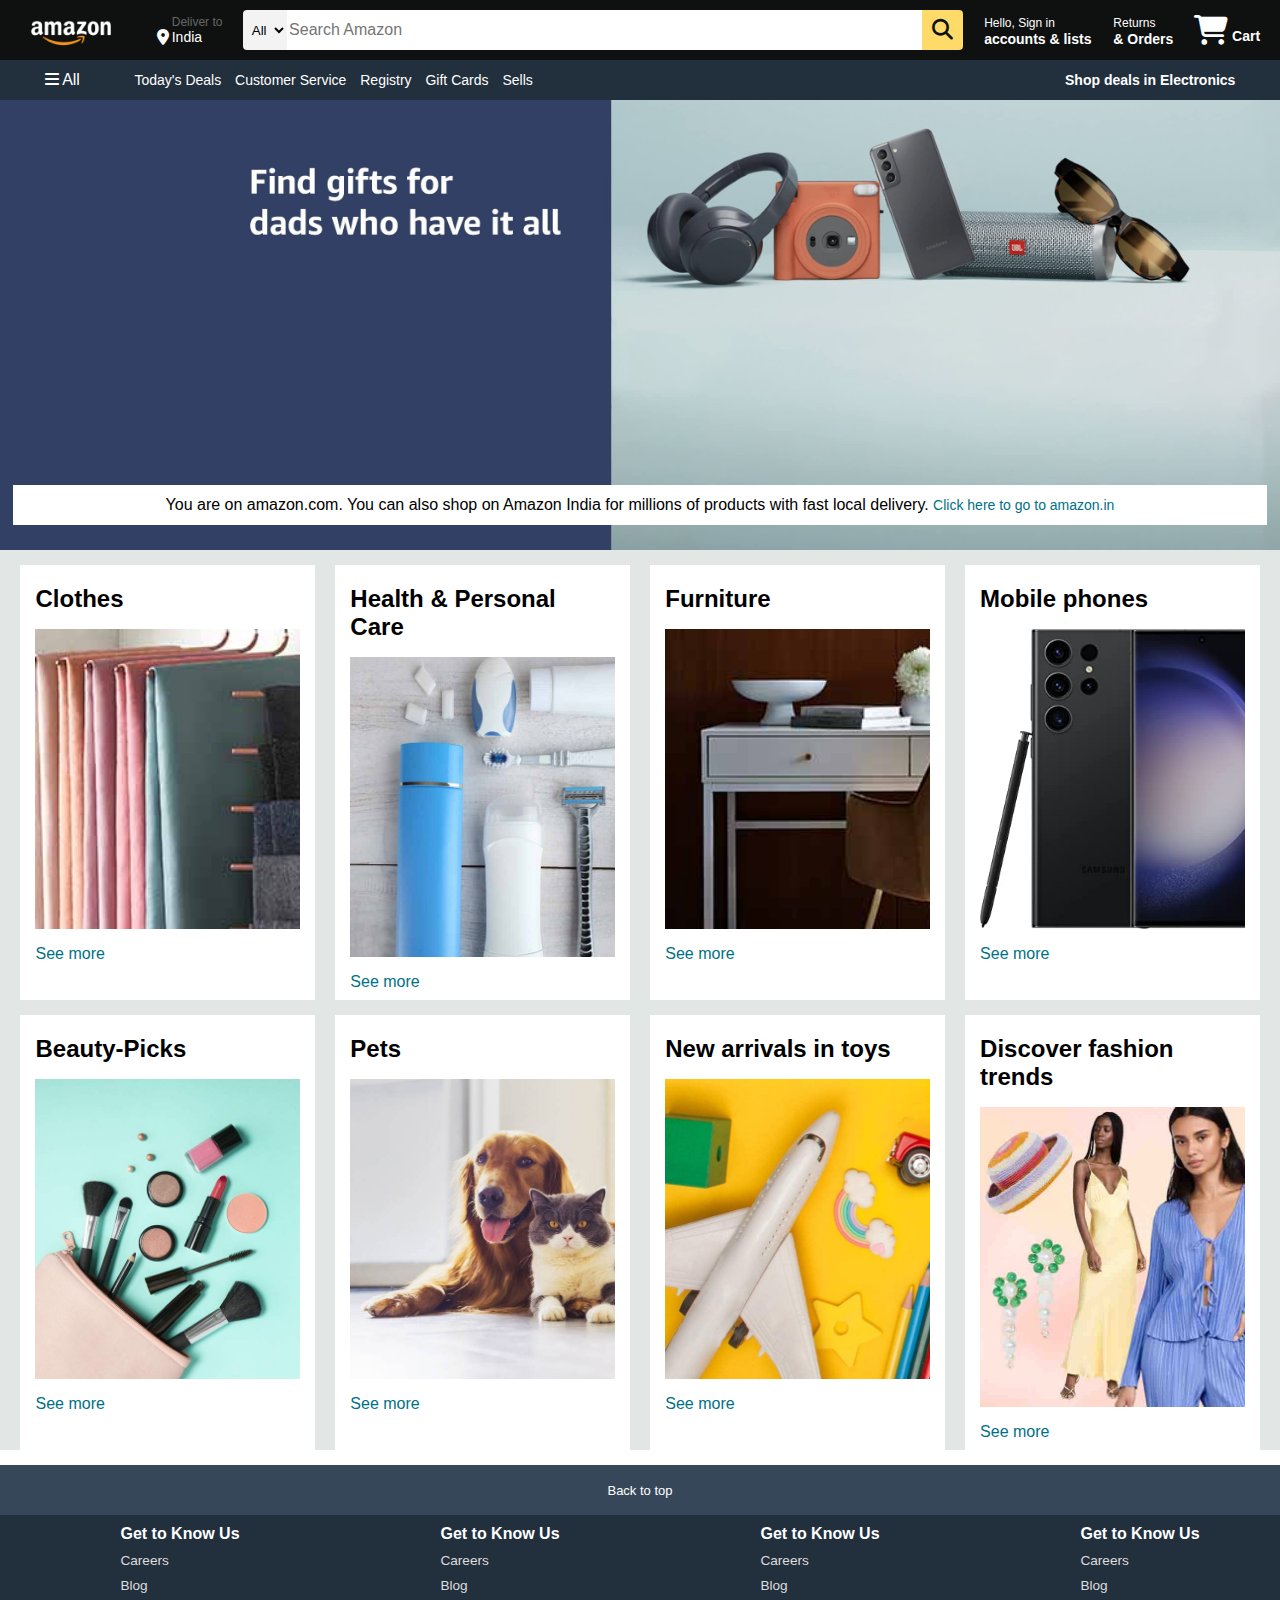
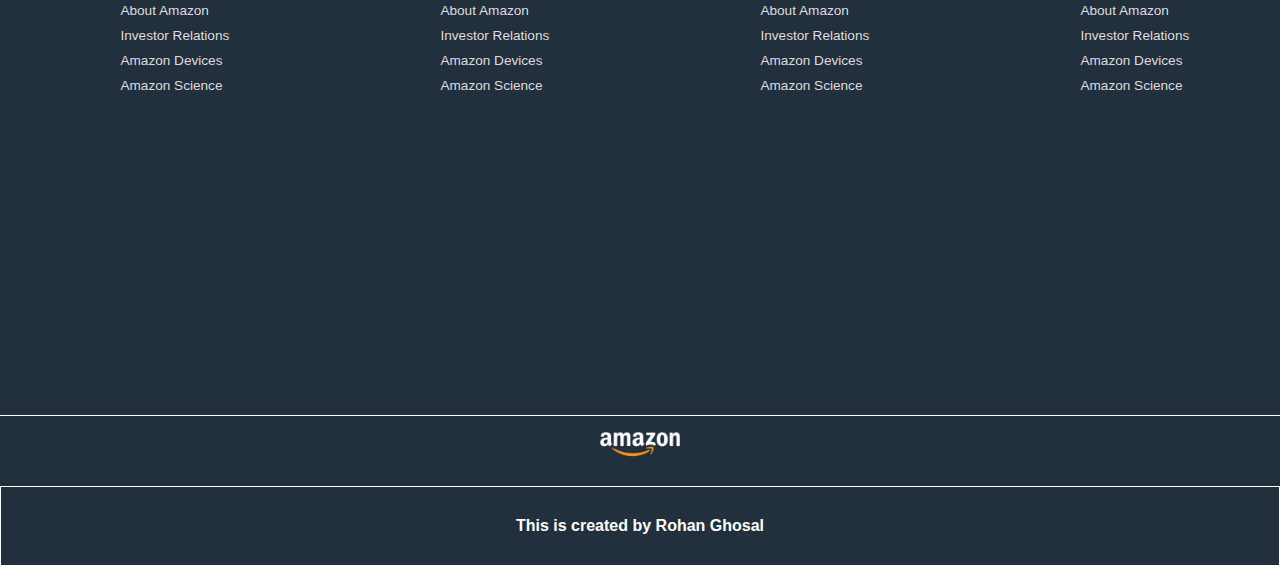
<file: navbar/index.html>
<!DOCTYPE html>
<html lang="en">
<head>
    <meta charset="UTF-8">
    <meta name="viewport" content="width=device-width, initial-scale=1.0">
    <title>Amazon Project</title>
    <link rel="stylesheet" href="https://cdnjs.cloudflare.com/ajax/libs/font-awesome/6.7.2/css/all.min.css" integrity="sha512-Evv84Mr4kqVGRNSgIGL/F/aIDqQb7xQ2vcrdIwxfjThSH8CSR7PBEakCr51Ck+w+/U6swU2Im1vVX0SVk9ABhg==" crossorigin="anonymous" referrerpolicy="no-referrer" />
    <link rel="stylesheet" href="style.css">
</head>
<body>
    <header>
        <div class="navbar">
            <div class="nav-logo border">
                <div class="logo"></div>
            </div>
            <div class="nav-address border">
                <p class="add">Deliver to</p>
                <div class="address-icon">
                <i class="fa-solid fa-location-dot"></i>
                    <p class="location">India</p>
                </div>
            </div>
            <div class="nav-search">
                <select class="select">
                    <option>All</option>
                </select >
                <input placeholder="Search Amazon" class="input">
                <button><i class="fa-solid fa-magnifying-glass"></i></button>
            </div>
            <div class="sign-in border">
                <p><span>Hello, Sign in</span></p>
                <p class="p-size">accounts & lists</p>
            </div>
            <div class="Return border">
                <p><span>Returns</span></p>
                <p class="p-size">& Orders</p>
            </div>
            <div class="nav-cart">
                <i class="fa-solid fa-cart-shopping"></i>
                Cart
            </div>
        </div>
        <div class="panel">
            <div class="panel-all">
            <i class="fa-solid fa-bars"></i>
            All
            </div>
            <div class="panel-ops">
                <a>Today's Deals</a>
                <a>Customer Service</a>
                <a>Registry</a>
                <a>Gift Cards</a>
                <a>Sells</a>
            </div>
            <div class="panel-deals">
                Shop deals in Electronics
            </div>
        </div>
       
    </header>
    <div class="hero-section">
        <div class="hero-msg">
        <p>You are on amazon.com. You can also shop on Amazon India for millions of products with fast local delivery. <a href="https://www.amazon.in/"> Click here to go to amazon.in</a></p>
           
        </div>
    </div>
    <div class="shop-section">
        <div class="box">
            <div class="box-content">
                <h2>Clothes</h2>
            <div class="back-img" style="background-image: url('box1_image.jpg');"></div>
            <p>See more</p>
            </div>
        </div>
        <div class="box">
            <div class="box-content">
                <h2>Health & Personal Care</h2>
            <div class="back-img" style="background-image: url('box2_image.jpg');"></div>
            <p>See more</p>
            </div>
        </div>
        <div class="box">
            <div class="box-content">
                <h2>Furniture</h2>
            <div class="back-img" style="background-image: url('box3_image.jpg');"></div>
            <p>See more</p>
            </div>
        </div>
        <div class="box">
            <div class="box-content">
                <h2>Mobile phones</h2>
            <div class="back-img" style="background-image: url('box4_image.jpg');"></div>
            <p>See more</p>
            </div>
        </div>
    </div>
    <div class="shop-section">
        <div class="box">
            <div class="box-content">
                <h2>Beauty-Picks</h2>
            <div class="back-img" style="background-image: url('box5_image.jpg');"></div>
            <p>See more</p>
            </div>
        </div>
        <div class="box">
            <div class="box-content">
                <h2>Pets</h2>
            <div class="back-img" style="background-image: url('box6_image.jpg');"></div>
            <p>See more</p>
            </div>
        </div>
        <div class="box">
            <div class="box-content">
                <h2>New arrivals in toys</h2>
            <div class="back-img" style="background-image: url('box7_image.jpg');"></div>
            <p>See more</p>
            </div>
        </div>
        <div class="box">
            <div class="box-content">
                <h2>Discover fashion trends</h2>
            <div class="back-img" style="background-image: url('box8_image.jpg');"></div>
            <p>See more</p>
            </div>
        </div>
    </div>
    <footer>
        <div class="footer1">
            Back to top
        </div>
        <div class="footer2">
            <ul>
                <P>Get to Know Us</P>
                <a>Careers</a>
                <a>Blog</a>
                <a>About Amazon</a>
                <a>Investor Relations</a>
                <a>Amazon Devices</a>
                <a>Amazon Science</a>
            </ul>
            <ul>
                <P>Get to Know Us</P>
                <a>Careers</a>
                <a>Blog</a>
                <a>About Amazon</a>
                <a>Investor Relations</a>
                <a>Amazon Devices</a>
                <a>Amazon Science</a>
            </ul>
            <ul>
            <P>Get to Know Us</P>
            <a>Careers</a>
            <a>Blog</a>
            <a>About Amazon</a>
            <a>Investor Relations</a>
            <a>Amazon Devices</a>
            <a>Amazon Science</a>
         </ul>
         <ul>
        <P>Get to Know Us</P>
        <a>Careers</a>
        <a>Blog</a>
        <a>About Amazon</a>
        <a>Investor Relations</a>
        <a>Amazon Devices</a>
        <a>Amazon Science</a>
    </ul>
        </div>
    <div class="footer3">
        <div class="logo"></div>
    </div>
    <div class="footer4">
        This is created by Rohan Ghosal
    </div>
    </footer>
        
</body>
</html>
</file>
<file: navbar/style.css>
*{
    margin: 0;
    font-family: arial;
    border: border-box;
}
/* nav-bar */
.navbar{
    height: 60px;
    background-color: #0F1111;
    color: white;
    display: flex;
    align-items: center;
    justify-content: space-evenly;
}
.nav-logo{
    height: 50px;
    width: 114px;
}
.logo{
    background-image: url("amazon_logo.png");
    background-size: cover;
    height: 50px;
    width: 100%;
}
.border{
    border: 1px solid transparent;
}
.border:hover{
    border-color: white;
}
.add{
    font-size: 12px;
    color: #666666;
    margin-left: 15px;
}
.address-icon{
    display: flex;
}
.location{
    margin-left: 3px;
    font-size: 14px;
}
.nav-search{
    display: flex;
    width: 720px;
    height: 40px;
    border: none;
    border-radius: 4px;
}
.nav-search:hover{
    border: 2px solid orange;
}
.select{
    border-top-left-radius: 4px;
    border-bottom-left-radius: 4px;
    width: 50px;
    background-color: #f3f3f3;
    text-align: center;
    border: none;
}
.input{
    width: 100%;
    font-size: 1rem;
    border: none;
}
button{
    border-top-right-radius: 4px;
    border-bottom-right-radius: 4px;
    border: none;
    width: 45px;
    background-color: #fedb68;
    font-size: 1.3rem;
    color: #0F1111;
}
span{
    font-size: 12px;
}
.p-size{
    font-size: 14px;
    font-weight: 700;
}
.nav-cart i{
    font-size: 30px;
}
.nav-cart{
    font-size: 14px;
    font-weight: 700;
}
/* panel */
.panel{
    height: 40px;
    background-color: #222f3d;
    display: flex;
    color: #ffffff;
    align-items: center;
    justify-content: space-evenly;

}
.panel-ops a{
    margin-left: 10px;
}
.panel-ops{
    width: 70%;
    font-size: 14px;
}
.panel-deals{
    font-size: 14px;
    font-weight: 700;
}
/* hero section */
.hero-section{
    background-image: url("hero_image.jpg");
    background-size: cover;
    height: 450px;
    display: flex;
    justify-content: center;
    align-items: flex-end;
  

}
.hero-msg{
    background-color: #ffffff;
    color: black;
    height: 40px;
    width: 98%;
    display: flex;
    align-items: center;
    justify-content: center;
    font-size: 16px;
    margin-bottom: 25px;
}
.hero-msg a{
    color: #007185;
    font-size: 14px;
    text-decoration: none;
}
/* shop section */
.shop-section{
    display: flex;
    justify-content: space-evenly;
    background-color: #e2e7e6;
}
.box{
    height: 400px;
    width: 23%;
    background-color: #ffffff;
    padding: 20px 0px 15px;
    margin-top: 15px;
}
.back-img{
    height: 300px;
    background-size: cover;
    margin-top: 16px;
    margin-bottom: 16px;
}
.box-content{
    margin-left: 15px;
    margin-right: 15px;
}
.box p{
    color: #007185;
}
/* footer panels */
footer{
    margin-top: 15px;
}
.footer1{
  background-color: #37475a;
  color: white;
  height: 50px;
  display: flex;
  align-items: center;
  justify-content: center;
  font-size: 13px;
}
.footer2{
    background-color: #222f3d;
    color: white;
    height: 500px;
    display: flex;
    justify-content:space-around;
}
ul a{
  display: block;
  margin-top: 10px;
  font-size: 0.85rem;
  color: #dddddd;
}
ul p{
    margin-top: 10px;
    font-weight: 600;
}
.footer3{
    background-color: #222f3d;
    border-top: 0.5px solid white;
    height: 70px;
    display: flex;
    justify-content: center;

}
.logo{
    background-image: url("amazon_logo.png");
    background-size: cover;
    height: 50px;
    width: 100px;
    
}
.footer4{
    height: 78px;
    border: 0.5px solid white;
    background-color: #222f3d;
    color: white;
    display: flex;
    justify-content: center;
    align-items: center;
    font-weight: 800;
}
@media (max-width : 480px){
    body{}
}
</file>
